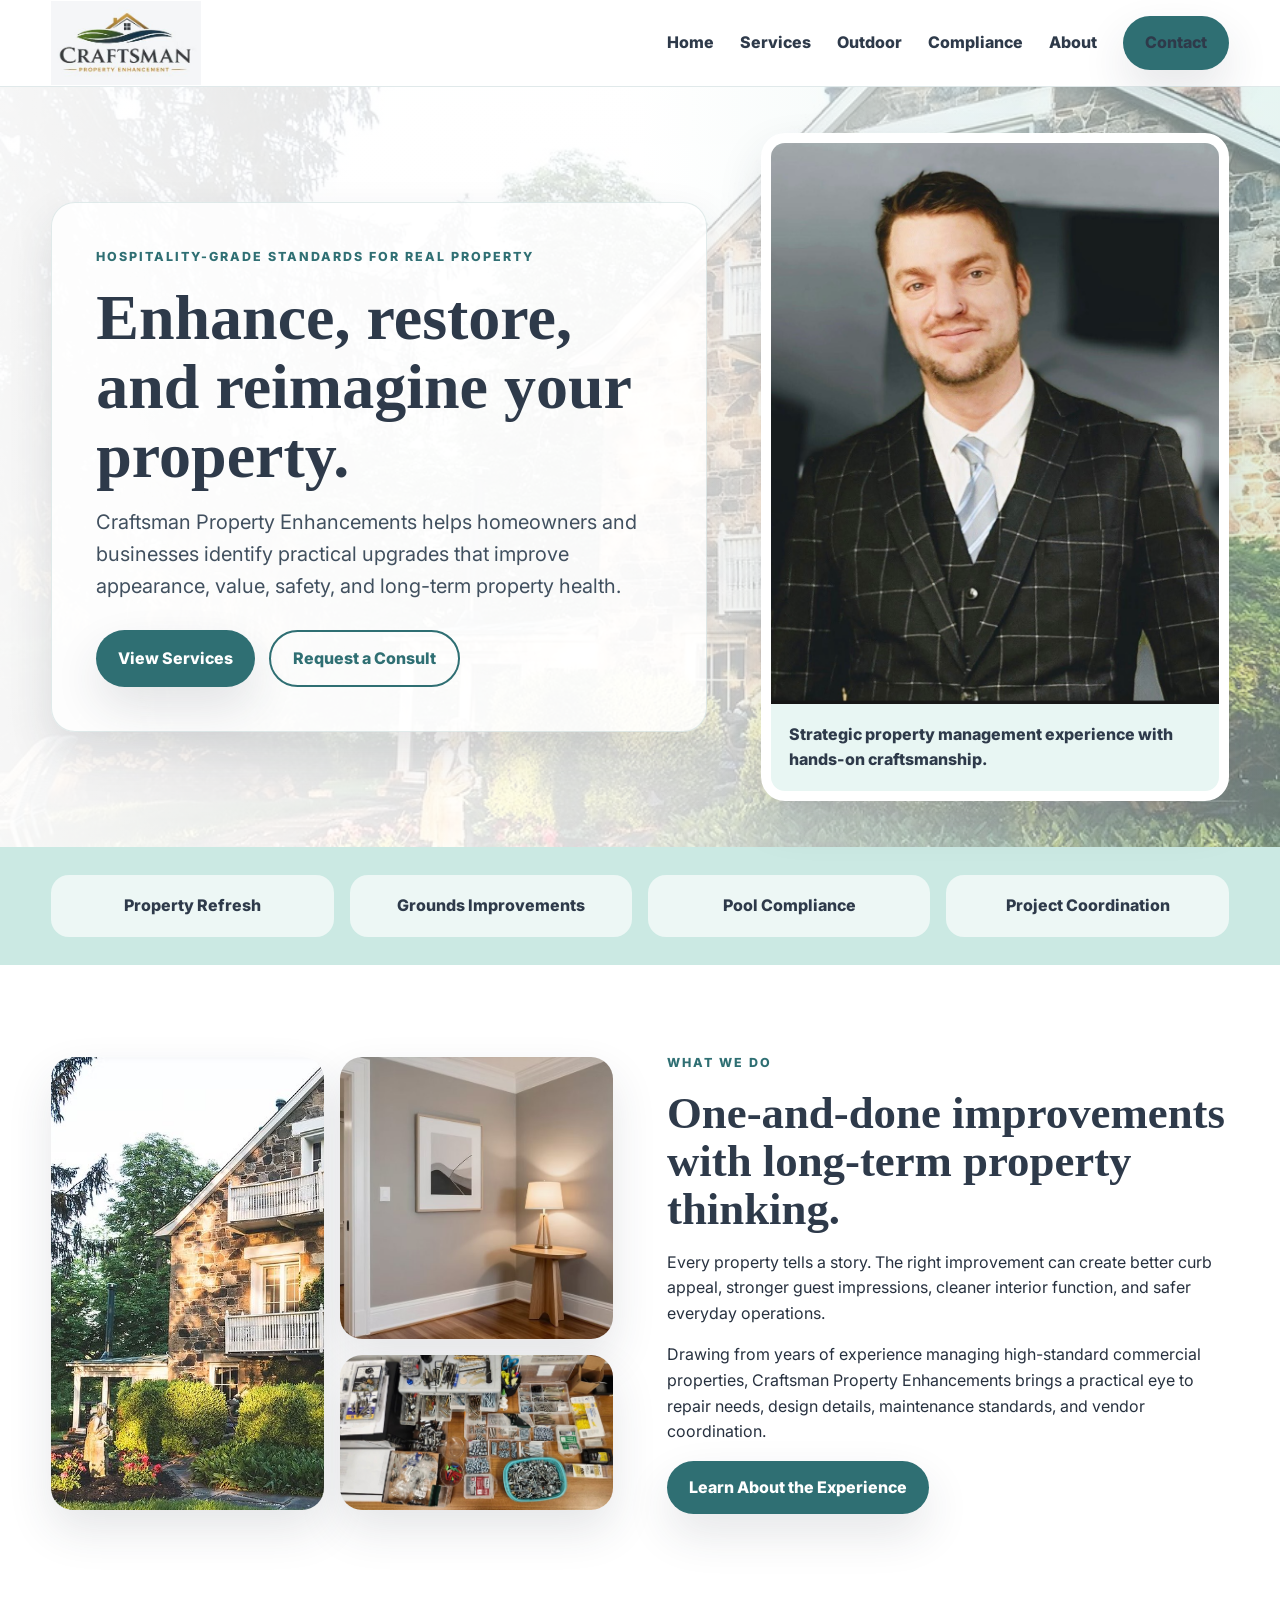
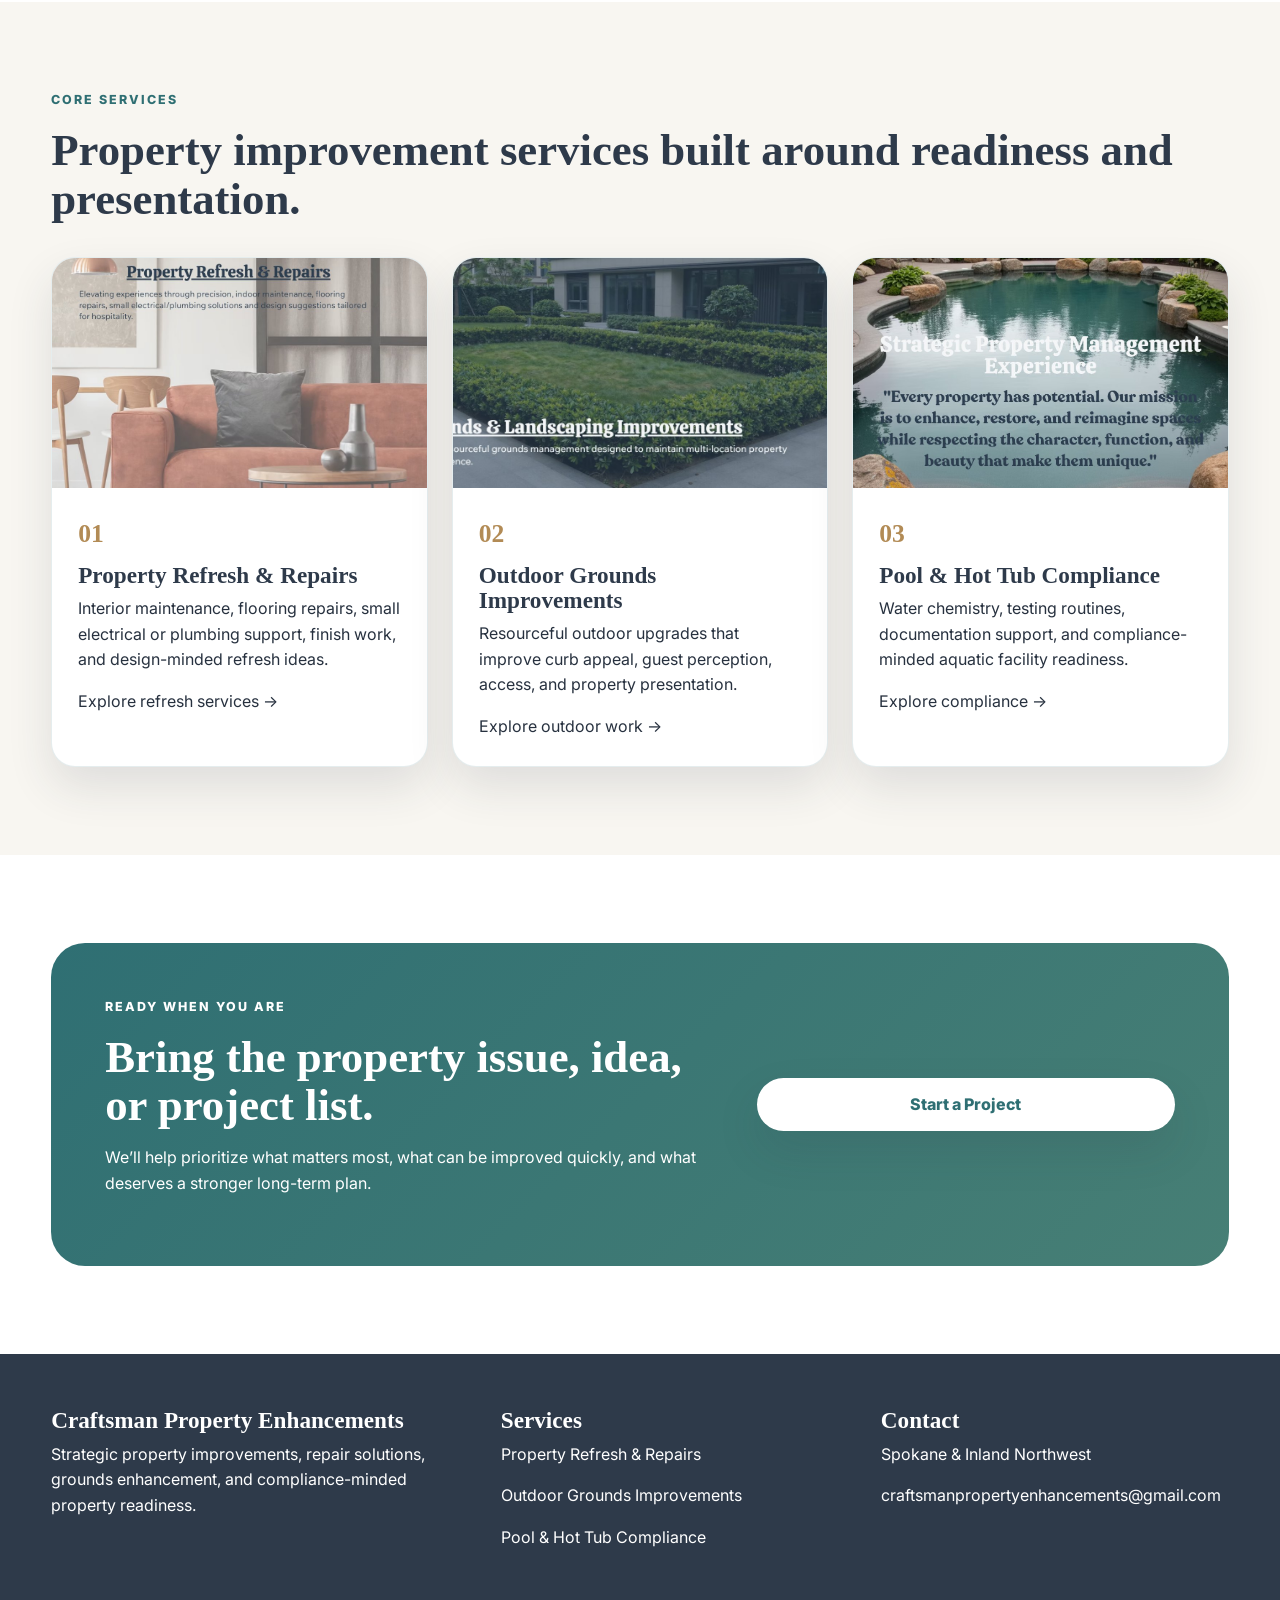
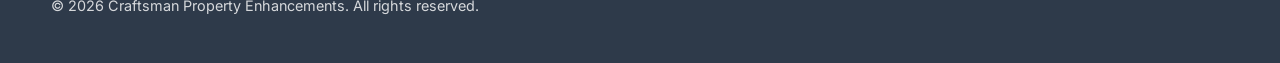
<file: index.html>
<!doctype html>
<html lang="en">
<head>
  <meta charset="utf-8">
  <meta name="viewport" content="width=device-width,initial-scale=1">
  <title>Craftsman Property Enhancements | Spokane Property Improvements</title>
  <meta name="description" content="Property enhancement, repair, outdoor improvement, and compliance-minded property readiness in Spokane and the Inland Northwest.">
  <link rel="preconnect" href="https://fonts.googleapis.com">
  <link rel="preconnect" href="https://fonts.gstatic.com" crossorigin>
  <link href="https://fonts.googleapis.com/css2?family=Inter:wght@400;600;800;900&display=swap" rel="stylesheet">
  <link rel="stylesheet" href="css/style.css">
</head>
<body>

<header class="header">
  <div class="container nav">
    <a class="logo-wrap" href="index.html">
      <img class="logo" src="images/logo.png" alt="Craftsman Property Enhancements logo">
    </a>
    <button class="menu-toggle" aria-label="Toggle menu">☰</button>
    <nav class="nav-links">
      <a href="index.html">Home</a>
      <a href="services.html">Services</a>
      <a href="outdoor.html">Outdoor</a>
      <a href="compliance.html">Compliance</a>
      <a href="about.html">About</a>
      <a class="btn" href="contact.html">Contact</a>
    </nav>
  </div>
</header>

<main>
  <section class="hero">
    <div class="container hero-grid">
      <div class="hero-card">
        <p class="eyebrow">Hospitality-grade standards for real property</p>
        <h1>Enhance, restore, and reimagine your property.</h1>
        <p class="lead">Craftsman Property Enhancements helps homeowners and businesses identify practical upgrades that improve appearance, value, safety, and long-term property health.</p>
        <div class="hero-actions">
          <a class="btn" href="services.html">View Services</a>
          <a class="btn outline" href="contact.html">Request a Consult</a>
        </div>
      </div>
      <aside class="owner-card">
        <img src="images/owner.jpg" alt="Craftsman Property Enhancements owner portrait">
        <div class="owner-caption">Strategic property management experience with hands-on craftsmanship.</div>
      </aside>
    </div>
  </section>

  <section class="quick-strip">
    <div class="container quick-grid">
      <div class="quick-item">Property Refresh</div>
      <div class="quick-item">Grounds Improvements</div>
      <div class="quick-item">Pool Compliance</div>
      <div class="quick-item">Project Coordination</div>
    </div>
  </section>

  <section class="section">
    <div class="container intro-grid">
      <div class="image-stack">
        <img src="images/stone-house.png" alt="Enhanced stone home exterior">
        <img src="images/interior-corner.png" alt="Clean interior refresh">
        <img src="images/tools.jpg" alt="Organized tools and hardware">
      </div>
      <div>
        <p class="eyebrow">What we do</p>
        <h2>One-and-done improvements with long-term property thinking.</h2>
        <p>Every property tells a story. The right improvement can create better curb appeal, stronger guest impressions, cleaner interior function, and safer everyday operations.</p>
        <p>Drawing from years of experience managing high-standard commercial properties, Craftsman Property Enhancements brings a practical eye to repair needs, design details, maintenance standards, and vendor coordination.</p>
        <a class="btn" href="about.html">Learn About the Experience</a>
      </div>
    </div>
  </section>

  <section class="section" style="background:var(--cream)">
    <div class="container">
      <p class="eyebrow">Core services</p>
      <h2>Property improvement services built around readiness and presentation.</h2>
      <div class="cards">
        <article class="card">
          <img src="images/refresh-hero.png" alt="Interior property refresh">
          <div class="card-body">
            <span class="number">01</span>
            <h3>Property Refresh & Repairs</h3>
            <p>Interior maintenance, flooring repairs, small electrical or plumbing support, finish work, and design-minded refresh ideas.</p>
            <a href="services.html">Explore refresh services →</a>
          </div>
        </article>
        <article class="card">
          <img src="images/landscaping-hero.png" alt="Outdoor grounds and landscaping improvements">
          <div class="card-body">
            <span class="number">02</span>
            <h3>Outdoor Grounds Improvements</h3>
            <p>Resourceful outdoor upgrades that improve curb appeal, guest perception, access, and property presentation.</p>
            <a href="outdoor.html">Explore outdoor work →</a>
          </div>
        </article>
        <article class="card">
          <img src="images/pool-hero.png" alt="Pool and hot tub compliance">
          <div class="card-body">
            <span class="number">03</span>
            <h3>Pool & Hot Tub Compliance</h3>
            <p>Water chemistry, testing routines, documentation support, and compliance-minded aquatic facility readiness.</p>
            <a href="compliance.html">Explore compliance →</a>
          </div>
        </article>
      </div>
    </div>
  </section>

  <section class="section">
    <div class="container cta">
      <div>
        <p class="eyebrow" style="color:white">Ready when you are</p>
        <h2>Bring the property issue, idea, or project list.</h2>
        <p>We’ll help prioritize what matters most, what can be improved quickly, and what deserves a stronger long-term plan.</p>
      </div>
      <a class="btn light" href="contact.html">Start a Project</a>
    </div>
  </section>
</main>

<footer class="footer">
  <div class="container footer-grid">
    <div>
      <h3>Craftsman Property Enhancements</h3>
      <p>Strategic property improvements, repair solutions, grounds enhancement, and compliance-minded property readiness.</p>
    </div>
    <div>
      <h3>Services</h3>
      <p><a href="services.html">Property Refresh & Repairs</a></p>
      <p><a href="outdoor.html">Outdoor Grounds Improvements</a></p>
      <p><a href="compliance.html">Pool & Hot Tub Compliance</a></p>
    </div>
    <div>
      <h3>Contact</h3>
      <p>Spokane & Inland Northwest</p>
      <p><a href="mailto:craftsmanpropertyenhancements@gmail.com">craftsmanpropertyenhancements@gmail.com</a></p>
    </div>
  </div>
  <div class="container" style="margin-top:28px;font-size:.9rem;opacity:.8">© <span data-year></span> Craftsman Property Enhancements. All rights reserved.</div>
</footer>
<script src="js/main.js"></script>
</body>
</html>
</file>
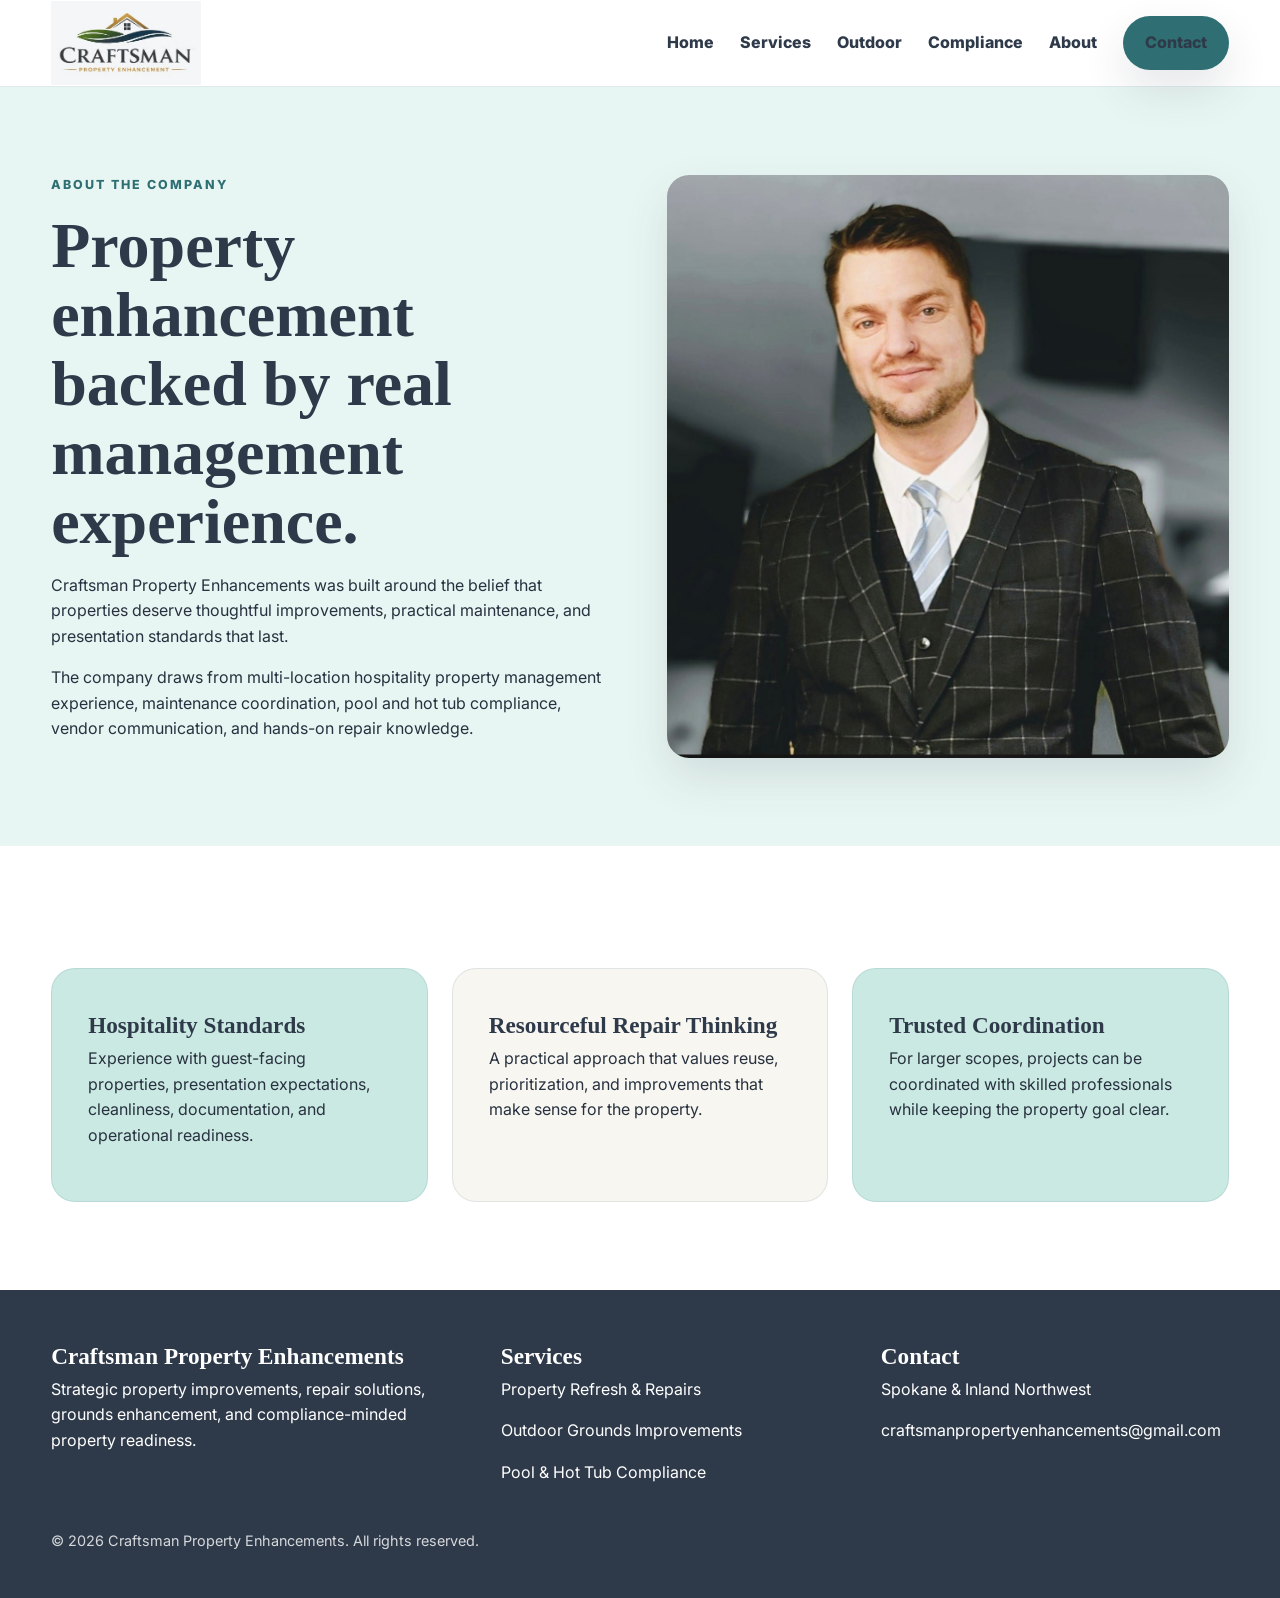
<file: about.html>
<!doctype html>
<html lang="en">
<head>
  <meta charset="utf-8">
  <meta name="viewport" content="width=device-width,initial-scale=1">
  <title>About | Craftsman Property Enhancements</title>
  <meta name="description" content="About Craftsman Property Enhancements and its property management, repair, and compliance experience.">
  <link rel="preconnect" href="https://fonts.googleapis.com">
  <link rel="preconnect" href="https://fonts.gstatic.com" crossorigin>
  <link href="https://fonts.googleapis.com/css2?family=Inter:wght@400;600;800;900&display=swap" rel="stylesheet">
  <link rel="stylesheet" href="css/style.css">
</head>
<body>

<header class="header">
  <div class="container nav">
    <a class="logo-wrap" href="index.html">
      <img class="logo" src="images/logo.png" alt="Craftsman Property Enhancements logo">
    </a>
    <button class="menu-toggle" aria-label="Toggle menu">☰</button>
    <nav class="nav-links">
      <a href="index.html">Home</a>
      <a href="services.html">Services</a>
      <a href="outdoor.html">Outdoor</a>
      <a href="compliance.html">Compliance</a>
      <a href="about.html">About</a>
      <a class="btn" href="contact.html">Contact</a>
    </nav>
  </div>
</header>

<main>
  <section class="section" style="background:var(--pale-teal)">
    <div class="container about-grid">
      <div>
        <p class="eyebrow">About the company</p>
        <h1>Property enhancement backed by real management experience.</h1>
        <p>Craftsman Property Enhancements was built around the belief that properties deserve thoughtful improvements, practical maintenance, and presentation standards that last.</p>
        <p>The company draws from multi-location hospitality property management experience, maintenance coordination, pool and hot tub compliance, vendor communication, and hands-on repair knowledge.</p>
      </div>
      <img class="rounded-img" src="images/owner.jpg" alt="Owner portrait">
    </div>
  </section>
  <section class="section">
    <div class="container cards">
      <article class="panel teal-panel"><h3>Hospitality Standards</h3><p>Experience with guest-facing properties, presentation expectations, cleanliness, documentation, and operational readiness.</p></article>
      <article class="panel"><h3>Resourceful Repair Thinking</h3><p>A practical approach that values reuse, prioritization, and improvements that make sense for the property.</p></article>
      <article class="panel teal-panel"><h3>Trusted Coordination</h3><p>For larger scopes, projects can be coordinated with skilled professionals while keeping the property goal clear.</p></article>
    </div>
  </section>
</main>

<footer class="footer">
  <div class="container footer-grid">
    <div>
      <h3>Craftsman Property Enhancements</h3>
      <p>Strategic property improvements, repair solutions, grounds enhancement, and compliance-minded property readiness.</p>
    </div>
    <div>
      <h3>Services</h3>
      <p><a href="services.html">Property Refresh & Repairs</a></p>
      <p><a href="outdoor.html">Outdoor Grounds Improvements</a></p>
      <p><a href="compliance.html">Pool & Hot Tub Compliance</a></p>
    </div>
    <div>
      <h3>Contact</h3>
      <p>Spokane & Inland Northwest</p>
      <p><a href="mailto:craftsmanpropertyenhancements@gmail.com">craftsmanpropertyenhancements@gmail.com</a></p>
    </div>
  </div>
  <div class="container" style="margin-top:28px;font-size:.9rem;opacity:.8">© <span data-year></span> Craftsman Property Enhancements. All rights reserved.</div>
</footer>
<script src="js/main.js"></script>
</body>
</html>
</file>
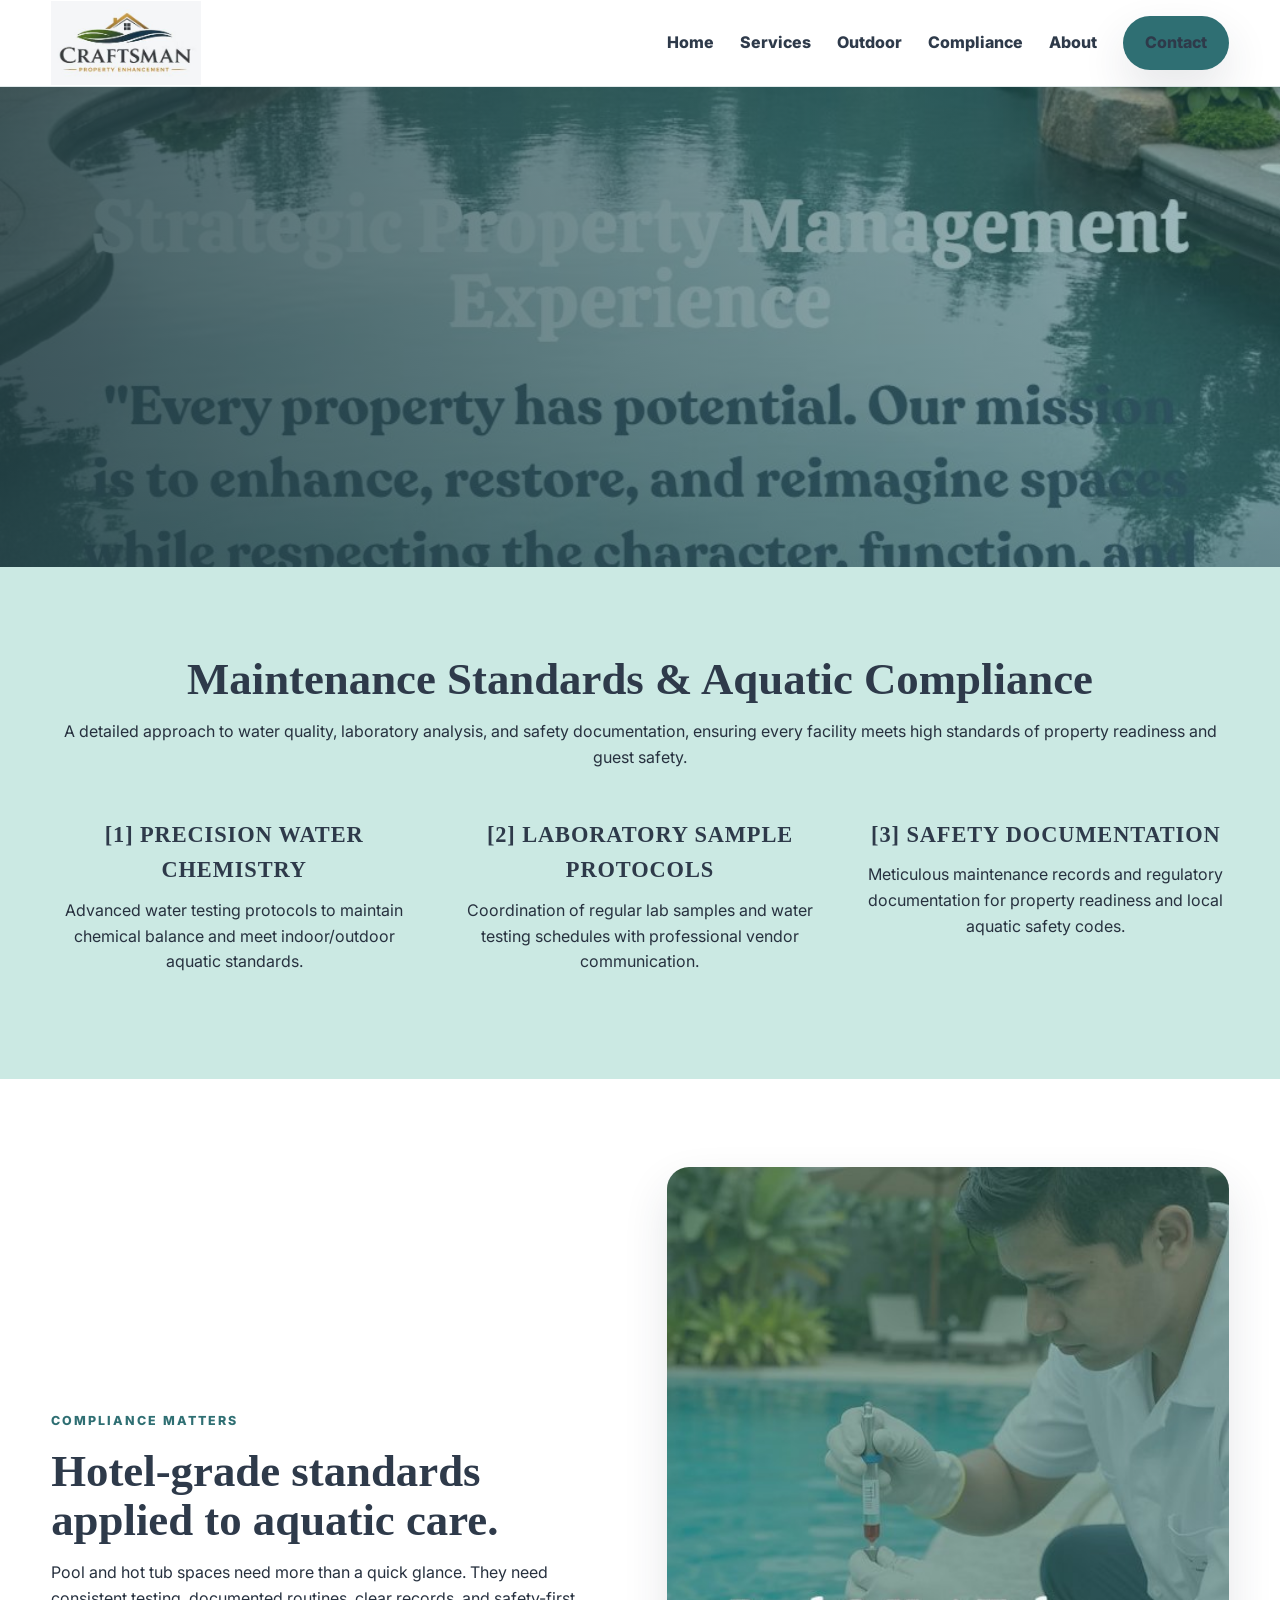
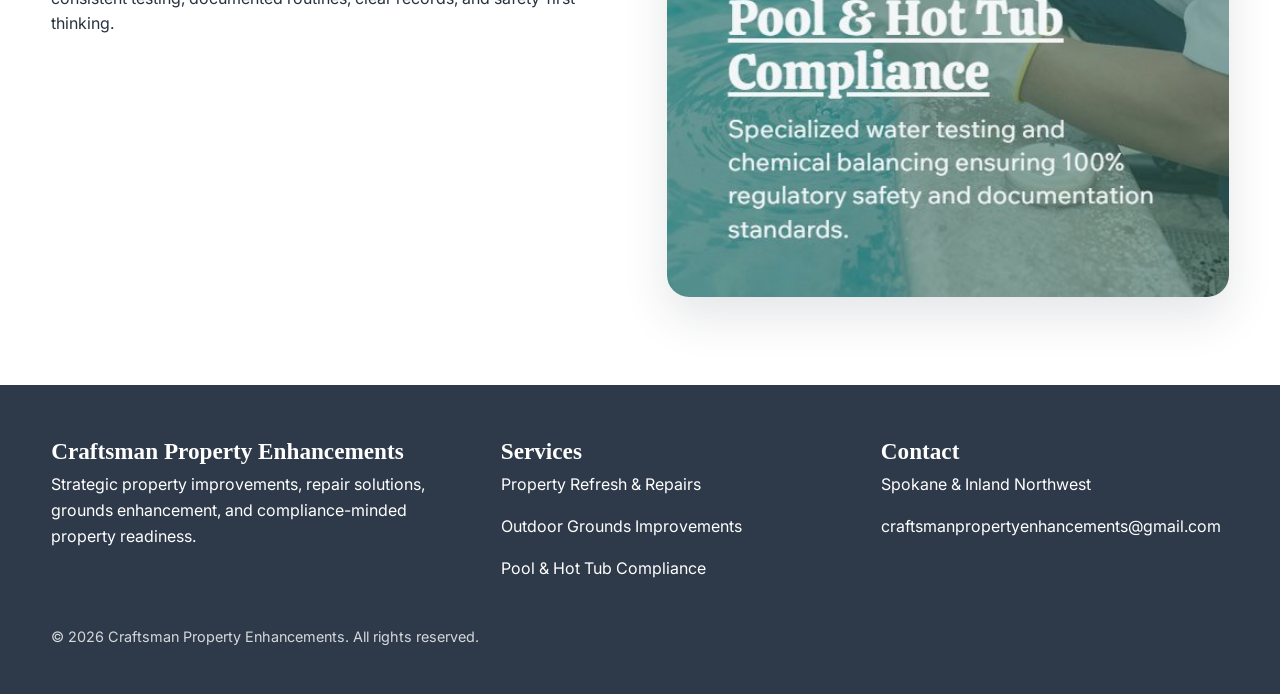
<file: compliance.html>
<!doctype html>
<html lang="en">
<head>
  <meta charset="utf-8">
  <meta name="viewport" content="width=device-width,initial-scale=1">
  <title>Pool & Hot Tub Compliance | Craftsman Property Enhancements</title>
  <meta name="description" content="Pool, hot tub, water chemistry, safety documentation, and aquatic compliance support.">
  <link rel="preconnect" href="https://fonts.googleapis.com">
  <link rel="preconnect" href="https://fonts.gstatic.com" crossorigin>
  <link href="https://fonts.googleapis.com/css2?family=Inter:wght@400;600;800;900&display=swap" rel="stylesheet">
  <link rel="stylesheet" href="css/style.css">
</head>
<body>

<header class="header">
  <div class="container nav">
    <a class="logo-wrap" href="index.html">
      <img class="logo" src="images/logo.png" alt="Craftsman Property Enhancements logo">
    </a>
    <button class="menu-toggle" aria-label="Toggle menu">☰</button>
    <nav class="nav-links">
      <a href="index.html">Home</a>
      <a href="services.html">Services</a>
      <a href="outdoor.html">Outdoor</a>
      <a href="compliance.html">Compliance</a>
      <a href="about.html">About</a>
      <a class="btn" href="contact.html">Contact</a>
    </nav>
  </div>
</header>

<main>
  <section class="service-hero compliance">
    <div class="container"></div>
  </section>
  <section class="compliance-band section">
    <div class="container">
      <h2>Maintenance Standards & Aquatic Compliance</h2>
      <p>A detailed approach to water quality, laboratory analysis, and safety documentation, ensuring every facility meets high standards of property readiness and guest safety.</p>
      <div class="process">
        <div><strong>[1] Precision Water Chemistry</strong><p>Advanced water testing protocols to maintain chemical balance and meet indoor/outdoor aquatic standards.</p></div>
        <div><strong>[2] Laboratory Sample Protocols</strong><p>Coordination of regular lab samples and water testing schedules with professional vendor communication.</p></div>
        <div><strong>[3] Safety Documentation</strong><p>Meticulous maintenance records and regulatory documentation for property readiness and local aquatic safety codes.</p></div>
      </div>
    </div>
  </section>
  <section class="section">
    <div class="container about-grid">
      <div>
        <p class="eyebrow">Compliance matters</p>
        <h2>Hotel-grade standards applied to aquatic care.</h2>
        <p>Pool and hot tub spaces need more than a quick glance. They need consistent testing, documented routines, clear records, and safety-first thinking.</p>
      </div>
      <img class="rounded-img" src="images/pool-tech.png" alt="Pool water testing technician">
    </div>
  </section>
</main>

<footer class="footer">
  <div class="container footer-grid">
    <div>
      <h3>Craftsman Property Enhancements</h3>
      <p>Strategic property improvements, repair solutions, grounds enhancement, and compliance-minded property readiness.</p>
    </div>
    <div>
      <h3>Services</h3>
      <p><a href="services.html">Property Refresh & Repairs</a></p>
      <p><a href="outdoor.html">Outdoor Grounds Improvements</a></p>
      <p><a href="compliance.html">Pool & Hot Tub Compliance</a></p>
    </div>
    <div>
      <h3>Contact</h3>
      <p>Spokane & Inland Northwest</p>
      <p><a href="mailto:craftsmanpropertyenhancements@gmail.com">craftsmanpropertyenhancements@gmail.com</a></p>
    </div>
  </div>
  <div class="container" style="margin-top:28px;font-size:.9rem;opacity:.8">© <span data-year></span> Craftsman Property Enhancements. All rights reserved.</div>
</footer>
<script src="js/main.js"></script>
</body>
</html>
</file>
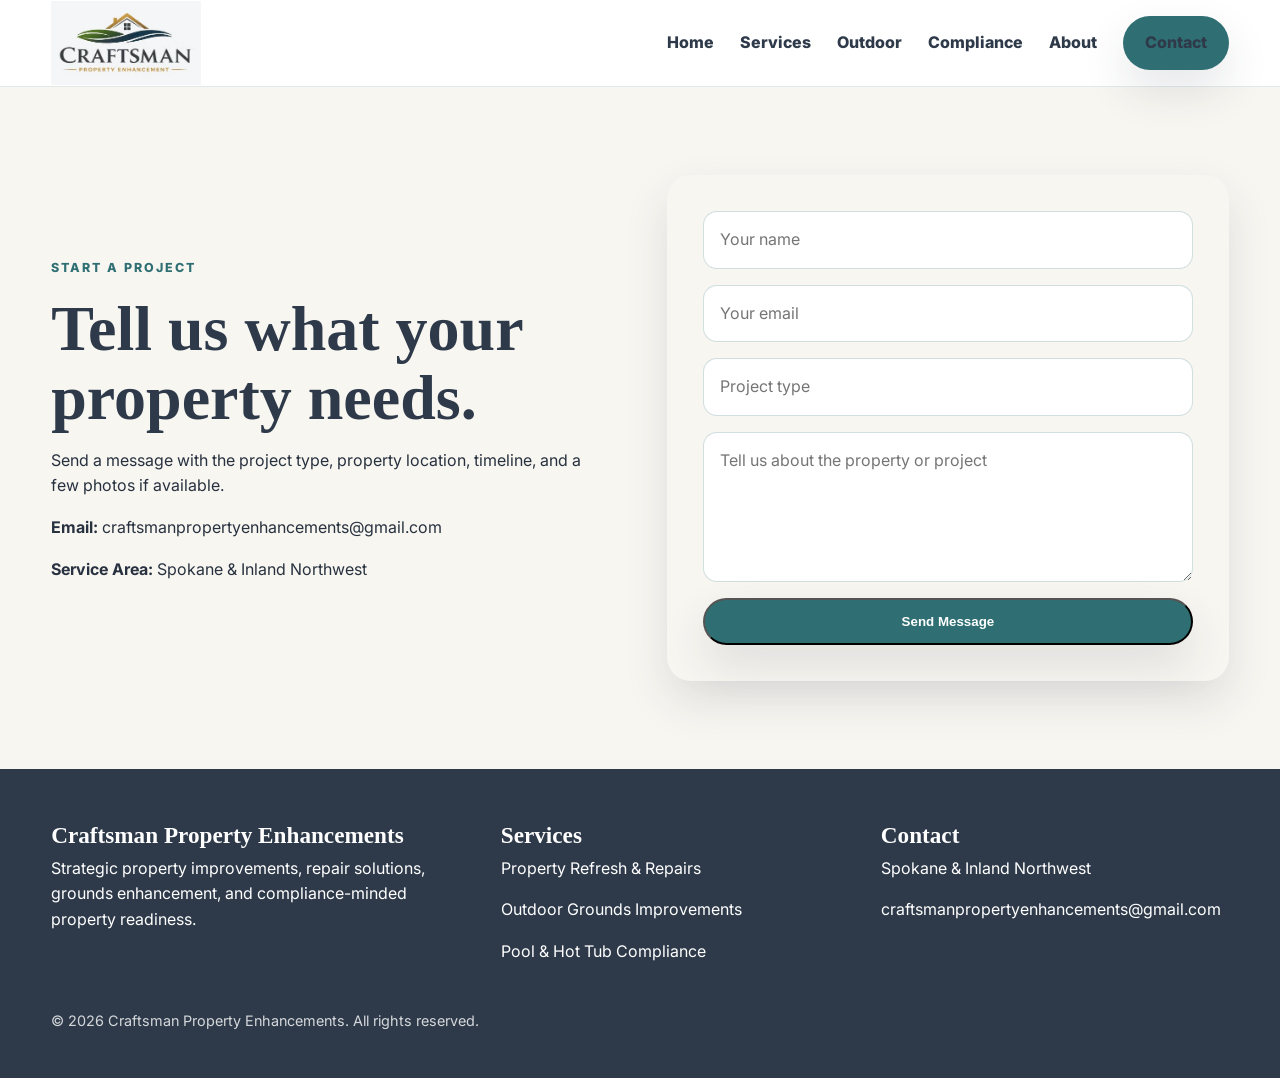
<file: contact.html>
<!doctype html>
<html lang="en">
<head>
  <meta charset="utf-8">
  <meta name="viewport" content="width=device-width,initial-scale=1">
  <title>Contact | Craftsman Property Enhancements</title>
  <meta name="description" content="Contact Craftsman Property Enhancements for property improvement, repair, grounds, and compliance projects.">
  <link rel="preconnect" href="https://fonts.googleapis.com">
  <link rel="preconnect" href="https://fonts.gstatic.com" crossorigin>
  <link href="https://fonts.googleapis.com/css2?family=Inter:wght@400;600;800;900&display=swap" rel="stylesheet">
  <link rel="stylesheet" href="css/style.css">
</head>
<body>

<header class="header">
  <div class="container nav">
    <a class="logo-wrap" href="index.html">
      <img class="logo" src="images/logo.png" alt="Craftsman Property Enhancements logo">
    </a>
    <button class="menu-toggle" aria-label="Toggle menu">☰</button>
    <nav class="nav-links">
      <a href="index.html">Home</a>
      <a href="services.html">Services</a>
      <a href="outdoor.html">Outdoor</a>
      <a href="compliance.html">Compliance</a>
      <a href="about.html">About</a>
      <a class="btn" href="contact.html">Contact</a>
    </nav>
  </div>
</header>

<main>
  <section class="section" style="background:var(--cream)">
    <div class="container about-grid">
      <div>
        <p class="eyebrow">Start a project</p>
        <h1>Tell us what your property needs.</h1>
        <p>Send a message with the project type, property location, timeline, and a few photos if available.</p>
        <p><strong>Email:</strong> <a href="mailto:craftsmanpropertyenhancements@gmail.com">craftsmanpropertyenhancements@gmail.com</a></p>
        <p><strong>Service Area:</strong> Spokane & Inland Northwest</p>
      </div>
      <div class="contact-card">
        <form class="form-grid" action="mailto:craftsmanpropertyenhancements@gmail.com" method="post" enctype="text/plain">
          <input name="name" placeholder="Your name" required>
          <input name="email" type="email" placeholder="Your email" required>
          <input name="project" placeholder="Project type">
          <textarea name="message" placeholder="Tell us about the property or project"></textarea>
          <button class="btn" type="submit">Send Message</button>
        </form>
      </div>
    </div>
  </section>
</main>

<footer class="footer">
  <div class="container footer-grid">
    <div>
      <h3>Craftsman Property Enhancements</h3>
      <p>Strategic property improvements, repair solutions, grounds enhancement, and compliance-minded property readiness.</p>
    </div>
    <div>
      <h3>Services</h3>
      <p><a href="services.html">Property Refresh & Repairs</a></p>
      <p><a href="outdoor.html">Outdoor Grounds Improvements</a></p>
      <p><a href="compliance.html">Pool & Hot Tub Compliance</a></p>
    </div>
    <div>
      <h3>Contact</h3>
      <p>Spokane & Inland Northwest</p>
      <p><a href="mailto:craftsmanpropertyenhancements@gmail.com">craftsmanpropertyenhancements@gmail.com</a></p>
    </div>
  </div>
  <div class="container" style="margin-top:28px;font-size:.9rem;opacity:.8">© <span data-year></span> Craftsman Property Enhancements. All rights reserved.</div>
</footer>
<script src="js/main.js"></script>
</body>
</html>
</file>
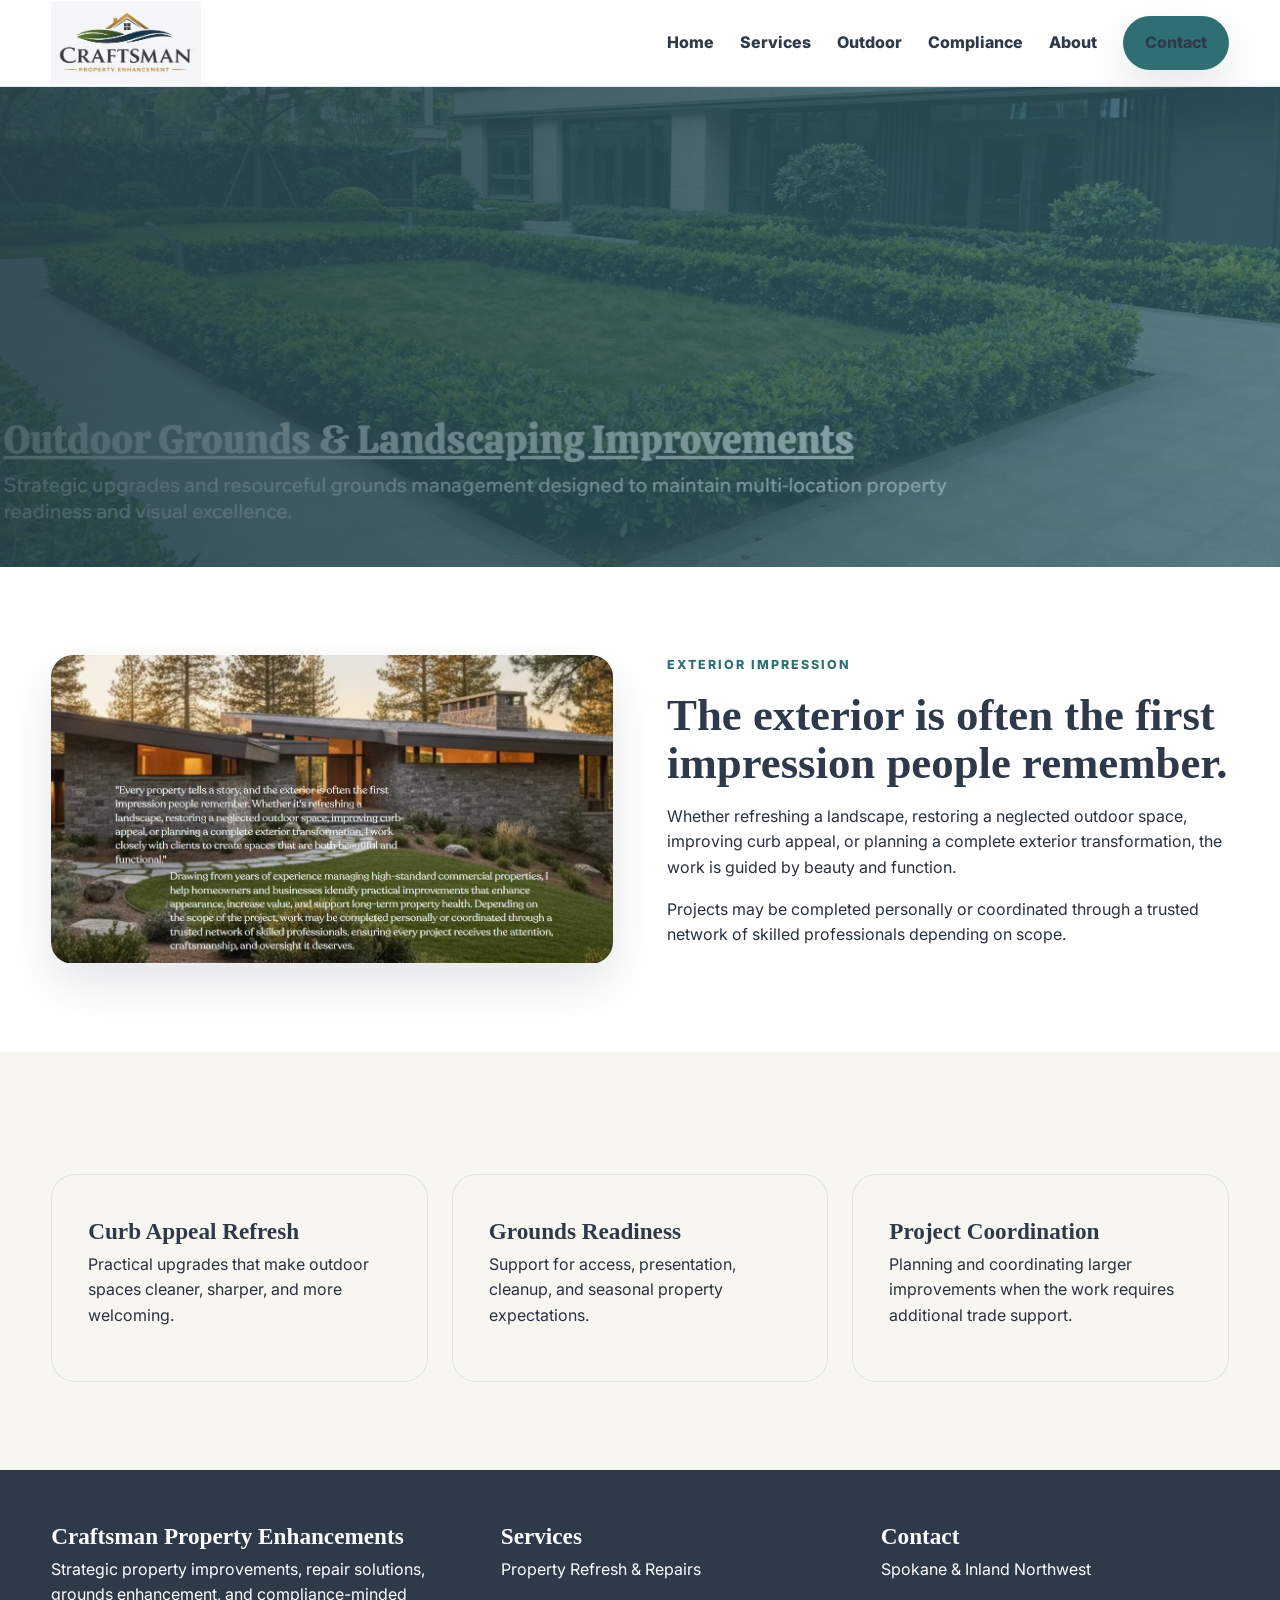
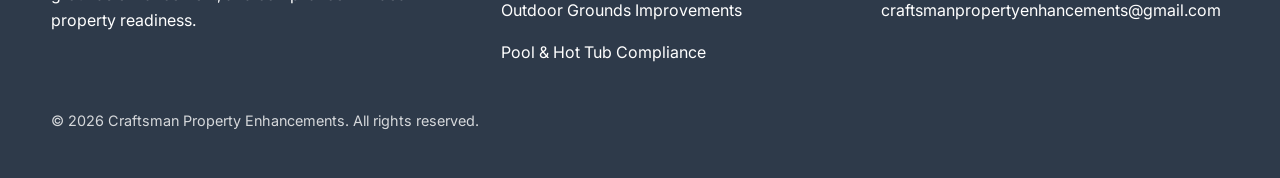
<file: outdoor.html>
<!doctype html>
<html lang="en">
<head>
  <meta charset="utf-8">
  <meta name="viewport" content="width=device-width,initial-scale=1">
  <title>Outdoor Grounds & Landscaping Improvements | Craftsman Property Enhancements</title>
  <meta name="description" content="Outdoor grounds, curb appeal, landscape refresh, and property presentation improvements.">
  <link rel="preconnect" href="https://fonts.googleapis.com">
  <link rel="preconnect" href="https://fonts.gstatic.com" crossorigin>
  <link href="https://fonts.googleapis.com/css2?family=Inter:wght@400;600;800;900&display=swap" rel="stylesheet">
  <link rel="stylesheet" href="css/style.css">
</head>
<body>

<header class="header">
  <div class="container nav">
    <a class="logo-wrap" href="index.html">
      <img class="logo" src="images/logo.png" alt="Craftsman Property Enhancements logo">
    </a>
    <button class="menu-toggle" aria-label="Toggle menu">☰</button>
    <nav class="nav-links">
      <a href="index.html">Home</a>
      <a href="services.html">Services</a>
      <a href="outdoor.html">Outdoor</a>
      <a href="compliance.html">Compliance</a>
      <a href="about.html">About</a>
      <a class="btn" href="contact.html">Contact</a>
    </nav>
  </div>
</header>

<main>
  <section class="service-hero outdoor">
    <div class="container">
      <h1 style="position:absolute;left:-9999px;top:auto;width:1px;height:1px;overflow:hidden;">
        Outdoor Grounds & Landscaping Improvements
      </h1>
    </div>
  </section>
  <section class="section">
    <div class="container about-grid">
      <img class="rounded-img" src="images/forest-home.png" alt="Modern forest property exterior">
      <div>
        <p class="eyebrow">Exterior impression</p>
        <h2>The exterior is often the first impression people remember.</h2>
        <p>Whether refreshing a landscape, restoring a neglected outdoor space, improving curb appeal, or planning a complete exterior transformation, the work is guided by beauty and function.</p>
        <p>Projects may be completed personally or coordinated through a trusted network of skilled professionals depending on scope.</p>
      </div>
    </div>
  </section>
  <section class="section" style="background:var(--cream)">
    <div class="container cards">
      <article class="panel"><h3>Curb Appeal Refresh</h3><p>Practical upgrades that make outdoor spaces cleaner, sharper, and more welcoming.</p></article>
      <article class="panel"><h3>Grounds Readiness</h3><p>Support for access, presentation, cleanup, and seasonal property expectations.</p></article>
      <article class="panel"><h3>Project Coordination</h3><p>Planning and coordinating larger improvements when the work requires additional trade support.</p></article>
    </div>
  </section>
</main>

<footer class="footer">
  <div class="container footer-grid">
    <div>
      <h3>Craftsman Property Enhancements</h3>
      <p>Strategic property improvements, repair solutions, grounds enhancement, and compliance-minded property readiness.</p>
    </div>
    <div>
      <h3>Services</h3>
      <p><a href="services.html">Property Refresh & Repairs</a></p>
      <p><a href="outdoor.html">Outdoor Grounds Improvements</a></p>
      <p><a href="compliance.html">Pool & Hot Tub Compliance</a></p>
    </div>
    <div>
      <h3>Contact</h3>
      <p>Spokane & Inland Northwest</p>
      <p><a href="mailto:craftsmanpropertyenhancements@gmail.com">craftsmanpropertyenhancements@gmail.com</a></p>
    </div>
  </div>
  <div class="container" style="margin-top:28px;font-size:.9rem;opacity:.8">© <span data-year></span> Craftsman Property Enhancements. All rights reserved.</div>
</footer>
<script src="js/main.js"></script>
</body>
</html>
</file>
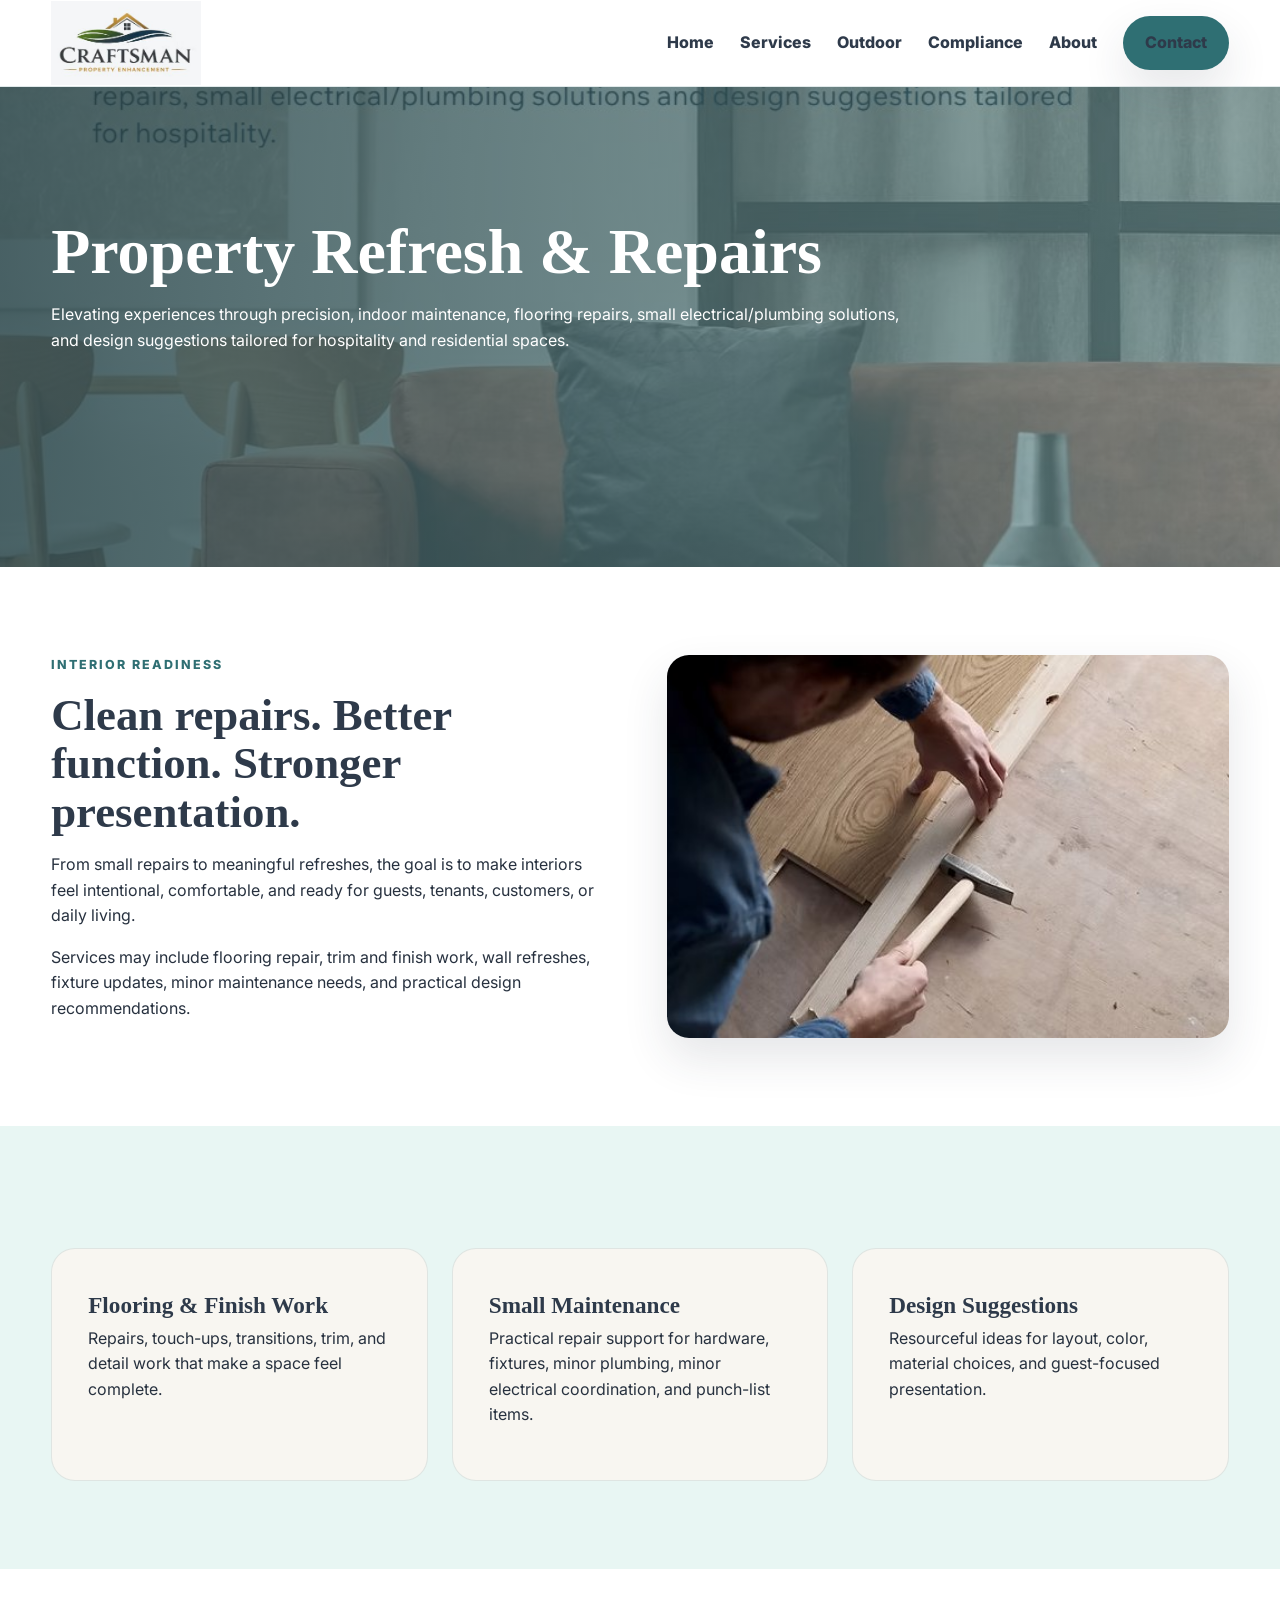
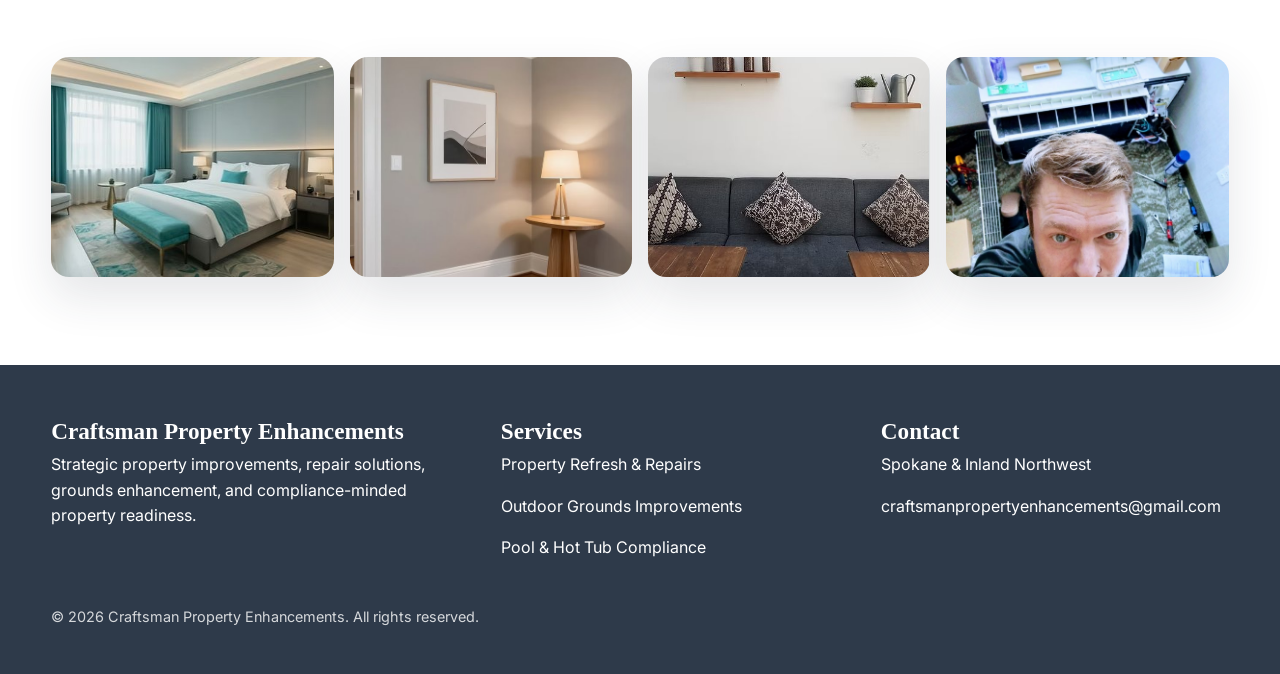
<file: services.html>
<!doctype html>
<html lang="en">
<head>
  <meta charset="utf-8">
  <meta name="viewport" content="width=device-width,initial-scale=1">
  <title>Property Refresh & Repairs | Craftsman Property Enhancements</title>
  <meta name="description" content="Interior property refresh, repairs, flooring, small maintenance, and design-minded improvement services.">
  <link rel="preconnect" href="https://fonts.googleapis.com">
  <link rel="preconnect" href="https://fonts.gstatic.com" crossorigin>
  <link href="https://fonts.googleapis.com/css2?family=Inter:wght@400;600;800;900&display=swap" rel="stylesheet">
  <link rel="stylesheet" href="css/style.css">
</head>
<body>

<header class="header">
  <div class="container nav">
    <a class="logo-wrap" href="index.html">
      <img class="logo" src="images/logo.png" alt="Craftsman Property Enhancements logo">
    </a>
    <button class="menu-toggle" aria-label="Toggle menu">☰</button>
    <nav class="nav-links">
      <a href="index.html">Home</a>
      <a href="services.html">Services</a>
      <a href="outdoor.html">Outdoor</a>
      <a href="compliance.html">Compliance</a>
      <a href="about.html">About</a>
      <a class="btn" href="contact.html">Contact</a>
    </nav>
  </div>
</header>

<main>
  <section class="service-hero refresh">
    <div class="container">
      <h1>Property Refresh & Repairs</h1>
      <p>Elevating experiences through precision, indoor maintenance, flooring repairs, small electrical/plumbing solutions, and design suggestions tailored for hospitality and residential spaces.</p>
    </div>
  </section>
  <section class="section">
    <div class="container about-grid">
      <div>
        <p class="eyebrow">Interior readiness</p>
        <h2>Clean repairs. Better function. Stronger presentation.</h2>
        <p>From small repairs to meaningful refreshes, the goal is to make interiors feel intentional, comfortable, and ready for guests, tenants, customers, or daily living.</p>
        <p>Services may include flooring repair, trim and finish work, wall refreshes, fixture updates, minor maintenance needs, and practical design recommendations.</p>
      </div>
      <img class="rounded-img" src="images/woodwork.png" alt="Woodwork repair detail">
    </div>
  </section>
  <section class="section" style="background:var(--pale-teal)">
    <div class="container cards">
      <article class="panel"><h3>Flooring & Finish Work</h3><p>Repairs, touch-ups, transitions, trim, and detail work that make a space feel complete.</p></article>
      <article class="panel"><h3>Small Maintenance</h3><p>Practical repair support for hardware, fixtures, minor plumbing, minor electrical coordination, and punch-list items.</p></article>
      <article class="panel"><h3>Design Suggestions</h3><p>Resourceful ideas for layout, color, material choices, and guest-focused presentation.</p></article>
    </div>
  </section>
  <section class="section">
    <div class="container gallery">
      <img src="images/hotel-room.png" alt="Hotel-style room refresh">
      <img src="images/interior-corner.png" alt="Neutral interior corner">
      <img src="images/lounge.png" alt="Lounge seating and shelving">
      <img src="images/hvac-repair.jpg" alt="Repair work in progress">
    </div>
  </section>
</main>

<footer class="footer">
  <div class="container footer-grid">
    <div>
      <h3>Craftsman Property Enhancements</h3>
      <p>Strategic property improvements, repair solutions, grounds enhancement, and compliance-minded property readiness.</p>
    </div>
    <div>
      <h3>Services</h3>
      <p><a href="services.html">Property Refresh & Repairs</a></p>
      <p><a href="outdoor.html">Outdoor Grounds Improvements</a></p>
      <p><a href="compliance.html">Pool & Hot Tub Compliance</a></p>
    </div>
    <div>
      <h3>Contact</h3>
      <p>Spokane & Inland Northwest</p>
      <p><a href="mailto:craftsmanpropertyenhancements@gmail.com">craftsmanpropertyenhancements@gmail.com</a></p>
    </div>
  </div>
  <div class="container" style="margin-top:28px;font-size:.9rem;opacity:.8">© <span data-year></span> Craftsman Property Enhancements. All rights reserved.</div>
</footer>
<script src="js/main.js"></script>
</body>
</html>
</file>
<file: css/style.css>
:root{
  --white:#ffffff;
  --cream:#f8f6f1;
  --soft-teal:#cbe9e3;
  --pale-teal:#e8f6f3;
  --deep-teal:#2f6f73;
  --navy:#2e3a4a;
  --sage:#7f9b7a;
  --olive:#5f7d48;
  --warm-brown:#b28b55;
  --taupe:#d8d0c6;
  --charcoal:#27313f;
  --shadow:0 20px 45px rgba(39,49,63,.12);
  --radius:24px;
}

*{box-sizing:border-box}
html{scroll-behavior:smooth}
body{
  margin:0;
  font-family:Inter,Arial,sans-serif;
  color:var(--charcoal);
  background:var(--white);
  line-height:1.6;
}
h1,h2,h3,.brand-title{
  font-family:Georgia,'Times New Roman',serif;
  color:var(--navy);
  line-height:1.08;
}
h1{font-size:clamp(2.45rem,5vw,5.1rem);margin:0 0 1rem}
h2{font-size:clamp(2rem,3.5vw,3.7rem);margin:0 0 1rem}
h3{font-size:1.45rem;margin:.5rem 0}
p{margin:0 0 1rem}
a{color:inherit;text-decoration:none}
img{max-width:100%;display:block}
.container{width:min(1180px,92%);margin:auto}
.section{padding:88px 0}
.eyebrow{
  text-transform:uppercase;
  letter-spacing:.16em;
  color:var(--deep-teal);
  font-weight:800;
  font-size:.78rem;
}
.btn{
  display:inline-flex;
  align-items:center;
  justify-content:center;
  padding:14px 22px;
  border-radius:999px;
  background:var(--deep-teal);
  color:white;
  font-weight:800;
  box-shadow:var(--shadow);
  transition:.2s ease;
}
.btn:hover{transform:translateY(-2px);background:#24575a}
.btn.light{background:white;color:var(--deep-teal)}
.btn.outline{background:transparent;color:var(--deep-teal);border:2px solid var(--deep-teal);box-shadow:none}

.header{
  position:sticky;
  top:0;
  z-index:50;
  background:rgba(255,255,255,.94);
  backdrop-filter:blur(14px);
  border-bottom:1px solid rgba(47,111,115,.15);
}
.nav{
  display:flex;
  align-items:center;
  justify-content:space-between;
  gap:24px;
  min-height:86px;
}
.logo-wrap{display:flex;align-items:center;gap:14px}
.logo{width:150px;height:auto}
.brand-title{font-size:1.05rem;font-weight:800;letter-spacing:.04em}
.nav-links{display:flex;gap:26px;align-items:center;font-weight:800}
.nav-links a{color:var(--navy)}
.nav-links a:hover{color:var(--deep-teal)}
.menu-toggle{display:none;background:none;border:0;font-size:2rem;color:var(--navy)}

.hero{
  min-height:760px;
  display:grid;
  align-items:center;
  position:relative;
  background:
    linear-gradient(90deg,rgba(255,255,255,.96),rgba(255,255,255,.82),rgba(203,233,227,.45)),
    url("../images/stone-house.png") center/cover no-repeat;
}
.hero-grid{
  display:grid;
  grid-template-columns:1.05fr .75fr;
  gap:54px;
  align-items:center;
}
.hero-card{
  background:rgba(255,255,255,.82);
  border:1px solid rgba(47,111,115,.14);
  border-radius:var(--radius);
  padding:44px;
  box-shadow:var(--shadow);
}
.hero-card p.lead{font-size:1.25rem;color:#41505f;max-width:760px}
.hero-actions{display:flex;gap:14px;flex-wrap:wrap;margin-top:28px}
.owner-card{
  background:white;
  border-radius:var(--radius);
  overflow:hidden;
  box-shadow:var(--shadow);
  border:10px solid white;
}
.owner-card img{aspect-ratio:4/5;object-fit:cover}
.owner-caption{
  padding:18px;
  background:var(--pale-teal);
  font-weight:800;
  color:var(--navy);
}

.quick-strip{
  background:var(--soft-teal);
  padding:28px 0;
}
.quick-grid{
  display:grid;
  grid-template-columns:repeat(4,1fr);
  gap:16px;
  text-align:center;
}
.quick-item{
  background:rgba(255,255,255,.65);
  border-radius:18px;
  padding:18px;
  font-weight:800;
  color:var(--navy);
}

.intro-grid,.about-grid{
  display:grid;
  grid-template-columns:1fr 1fr;
  gap:54px;
  align-items:center;
}
.image-stack{
  display:grid;
  grid-template-columns:1fr 1fr;
  gap:16px;
}
.image-stack img,.rounded-img{
  border-radius:22px;
  box-shadow:var(--shadow);
  width:100%;
  height:100%;
  object-fit:cover;
}
.image-stack img:first-child{grid-row:span 2}
.panel{
  background:var(--cream);
  border-radius:var(--radius);
  padding:36px;
  border:1px solid rgba(47,111,115,.12);
}
.teal-panel{background:var(--soft-teal)}
.cards{
  display:grid;
  grid-template-columns:repeat(3,1fr);
  gap:24px;
  margin-top:34px;
}
.card{
  border-radius:var(--radius);
  background:white;
  overflow:hidden;
  box-shadow:var(--shadow);
  border:1px solid rgba(47,111,115,.12);
}
.card img{height:230px;width:100%;object-fit:cover}
.card-body{padding:26px}
.card .number{font-family:Georgia,serif;font-size:1.6rem;font-weight:900;color:var(--warm-brown)}
.service-hero{
  min-height:480px;
  display:flex;
  align-items:flex-end;
  color:white;
  position:relative;
  overflow:hidden;
}
.service-hero::before{
  content:"";
  position:absolute;inset:0;
  background:linear-gradient(90deg,rgba(37,67,72,.82),rgba(47,111,115,.42));
}
.service-hero .container{position:relative;padding-bottom:68px}
.service-hero h1,.service-hero p{color:white;max-width:850px}
.service-hero.refresh{background:url("../images/refresh-hero.png") center/cover no-repeat}
.service-hero.outdoor{background:url("../images/landscaping-hero.png") center/cover no-repeat}
.service-hero.compliance{background:url("../images/pool-hero.png") center/cover no-repeat}
.quote-section{
  background:
    linear-gradient(rgba(31,50,52,.38),rgba(31,50,52,.38)),
    url("../images/forest-home.png") center/cover no-repeat;
  color:white;
}
.quote-box{
  width:min(760px,90%);
  margin:auto;
  padding:58px;
  background:rgba(29,45,48,.52);
  border-radius:var(--radius);
}
.quote-box p,.quote-box h2{color:white}
.compliance-band{
  background:var(--soft-teal);
  text-align:center;
}
.process{
  display:grid;
  grid-template-columns:repeat(3,1fr);
  gap:40px;
  margin-top:46px;
}
.process strong{
  display:block;
  font-family:Georgia,serif;
  color:var(--navy);
  font-size:1.4rem;
  margin-bottom:10px;
  text-transform:uppercase;
  letter-spacing:.04em;
}
.gallery{
  display:grid;
  grid-template-columns:repeat(4,1fr);
  gap:16px;
}
.gallery img{
  height:220px;
  width:100%;
  object-fit:cover;
  border-radius:18px;
  box-shadow:var(--shadow);
}
.cta{
  background:linear-gradient(135deg,var(--deep-teal),#477f75);
  color:white;
  border-radius:34px;
  padding:54px;
  display:grid;
  grid-template-columns:1.2fr .8fr;
  gap:24px;
  align-items:center;
}
.cta h2,.cta p{color:white}
.footer{
  background:var(--navy);
  color:white;
  padding:46px 0;
}
.footer-grid{
  display:grid;
  grid-template-columns:1.2fr 1fr 1fr;
  gap:32px;
}
.footer h3,.footer p,.footer a{color:white}
.contact-card{
  background:var(--cream);
  border-radius:var(--radius);
  padding:36px;
  box-shadow:var(--shadow);
}
.form-grid{display:grid;gap:16px}
input,textarea{
  width:100%;
  padding:15px 16px;
  border-radius:14px;
  border:1px solid rgba(47,111,115,.22);
  font:inherit;
  background:white;
}
textarea{min-height:150px;resize:vertical}

@media(max-width:880px){
  .menu-toggle{display:block}
  .nav-links{
    position:absolute;
    left:0;right:0;top:86px;
    display:none;
    flex-direction:column;
    background:white;
    padding:22px;
    border-bottom:1px solid rgba(47,111,115,.18);
  }
  .nav-links.open{display:flex}
  .hero{min-height:auto;padding:70px 0}
  .hero-grid,.intro-grid,.about-grid,.cta,.footer-grid{grid-template-columns:1fr}
  .quick-grid,.cards,.process,.gallery{grid-template-columns:1fr}
  .hero-card{padding:28px}
  .section{padding:64px 0}
  .quote-box{padding:32px}
}
</file>
